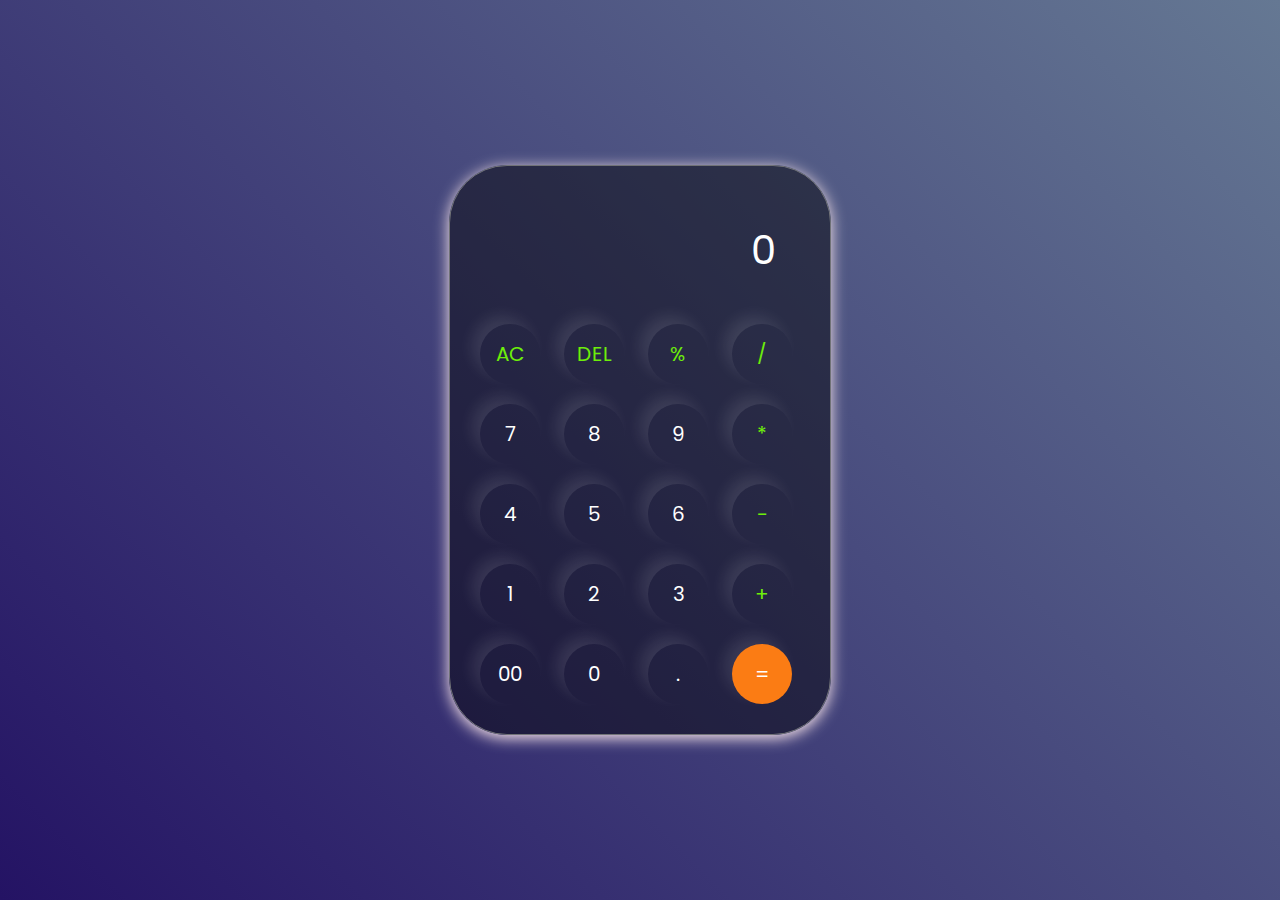
<file: Task 3/INDEX.HTML>
<!DOCTYPE html>
<html lang="en">
  <head>
    <meta charset="UTF-8" />
    <meta http-equiv="X-UA-Compatible" content="IE=edge" />
    <meta name="viewport" content="width=device-width, initial-scale=1.0" />
    <link rel="stylesheet" href="style.css" />
    <title>Calculator - By Tanvi Aggarwal</title>
  </head>
  <body>
    <div class="container">
      <div class="calculator">
        <input type="text" id="inputBox" placeholder="0" />
        <div>
          <button class="button operator">AC</button>
          <button class="button operator">DEL</button>
          <button class="button operator">%</button>
          <button class="button operator">/</button>
        </div>
        <div>
          <button class="button">7</button>
          <button class="button">8</button>
          <button class="button">9</button>
          <button class="button operator">*</button>
        </div>
        <div>
          <button class="button">4</button>
          <button class="button">5</button>
          <button class="button">6</button>
          <button class="button operator">-</button>
        </div>
        <div>
          <button class="button">1</button>
          <button class="button">2</button>
          <button class="button">3</button>
          <button class="button operator">+</button>
        </div>

        <div>
          <button class="button">00</button>
          <button class="button">0</button>
          <button class="button">.</button>
          <button class="button equalBtn">=</button>
        </div>
      </div>
    </div>

    <script src="script.js"></script>
  </body>
</html>
</file>
<file: Task 3/style.css>
@import url('https://fonts.googleapis.com/css2?family=Poppins:wght@500&display=swap');

*{
    margin: 0;
    padding: 0;
    box-sizing: border-box;
    font-family: 'Poppins', sans-serif;
}

body{
    width: 100%;
    height: 100vh;
    display: flex;
    justify-content: center;
    align-items: center;
    background: linear-gradient(45deg, #241364, #657893);
}

.calculator{
    border: 1px solid #717377;
    padding: 20px;
    border-radius: 58px;
    background: #00000073;
    box-shadow: 0px 3px 15px #FFEBEE;

}

input{
    width: 320px;
    border: none;
    padding: 24px;
    margin: 10px;
    background: transparent;
    box-shadow: 0px 3px 15px rgbs(84, 84, 84, 0.1);
    font-size: 40px;
    text-align: right;
    cursor: pointer;
    color: #ffffff;
}

input::placeholder{
    color: #ffffff;
}

button{
    border: none;
    width: 60px;
    height: 60px;
    margin: 10px;
    border-radius: 50%;
    background: transparent;
    color: #ffffff;
    font-size: 20px;
    box-shadow: -8px -8px 15px rgba(255, 255, 255, 0.1);
    cursor: pointer;
}

.equalBtn{
    background-color: #fb7c14;
}

.operator{
    color: #6dee0a;
}
</file>
